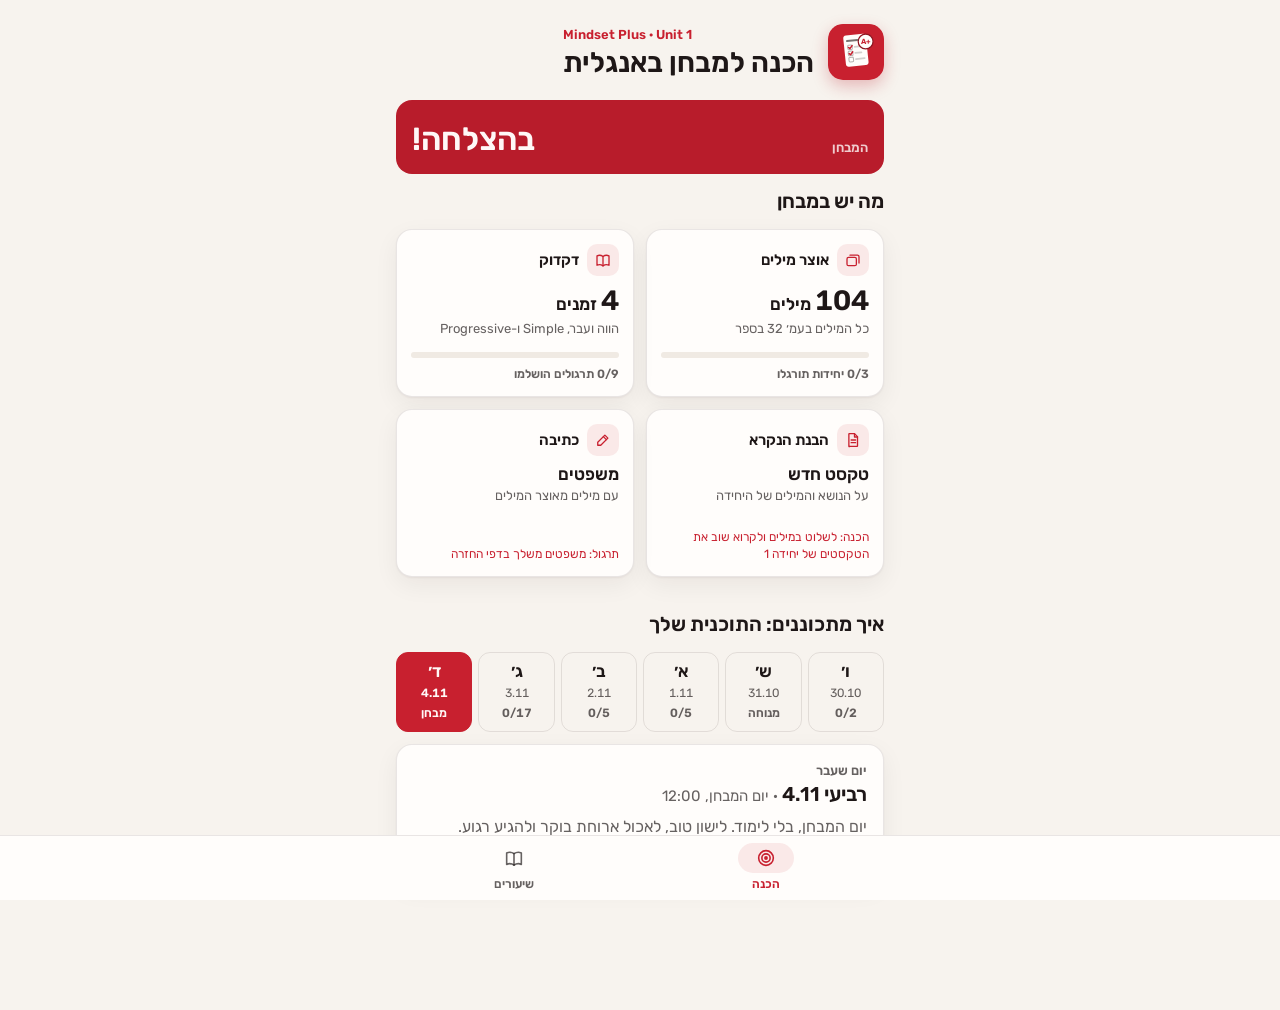
<file: index.html>
<!DOCTYPE html>
<html lang="he" dir="rtl">
<head>
<meta charset="UTF-8">
<meta name="viewport" content="width=device-width, initial-scale=1, viewport-fit=cover">
<title>הכנה למבחן באנגלית</title>
<link rel="manifest" href="manifest.json">
<link rel="icon" href="icons/icon-192.png">
<link rel="apple-touch-icon" href="icons/icon-192.png">
<meta name="color-scheme" content="light dark">
<meta name="theme-color" media="(prefers-color-scheme: light)" content="#F7F3EE">
<meta name="theme-color" media="(prefers-color-scheme: dark)" content="#131012">
<meta name="apple-mobile-web-app-capable" content="yes">
<meta name="apple-mobile-web-app-status-bar-style" content="default">
<meta name="apple-mobile-web-app-title" content="מבחן באנגלית">
<link rel="preconnect" href="https://fonts.googleapis.com">
<link rel="preconnect" href="https://fonts.gstatic.com" crossorigin>
<link rel="stylesheet" href="https://fonts.googleapis.com/css2?family=Rubik:wght@400;600&display=swap">
<link rel="stylesheet" href="css/style.css">
</head>
<body>
<main class="wrap" id="app"></main>
<nav class="tabbar" id="tabbar" aria-label="ניווט ראשי"></nav>

<script src="js/icons.js"></script>
<script src="js/data.js"></script>
<script src="js/storage.js"></script>
<script src="js/countdown.js"></script>
<script src="js/flame-badge.js"></script>
<script src="js/plan.js"></script>
<script src="js/exam.js"></script>
<script src="js/app.js"></script>
<script>
  if ('serviceWorker' in navigator) {
    window.addEventListener('load', () => {
      navigator.serviceWorker.register('service-worker.js').then((reg) => {
        reg.update();
        document.addEventListener('visibilitychange', () => {
          if (document.visibilityState === 'visible') reg.update();
        });
      }).catch(() => {});
    });
    // כשגרסת service worker חדשה משתלטת, טוענים את הדף מחדש פעם אחת אוטומטית
    // כדי שתמיד יעבדו על הגרסה העדכנית בלי לסגור ולפתוח את האפליקציה ידנית.
    let reloadedForNewVersion = false;
    navigator.serviceWorker.addEventListener('controllerchange', () => {
      if (reloadedForNewVersion) return;
      reloadedForNewVersion = true;
      window.location.reload();
    });
  }
</script>
</body>
</html>
</file>
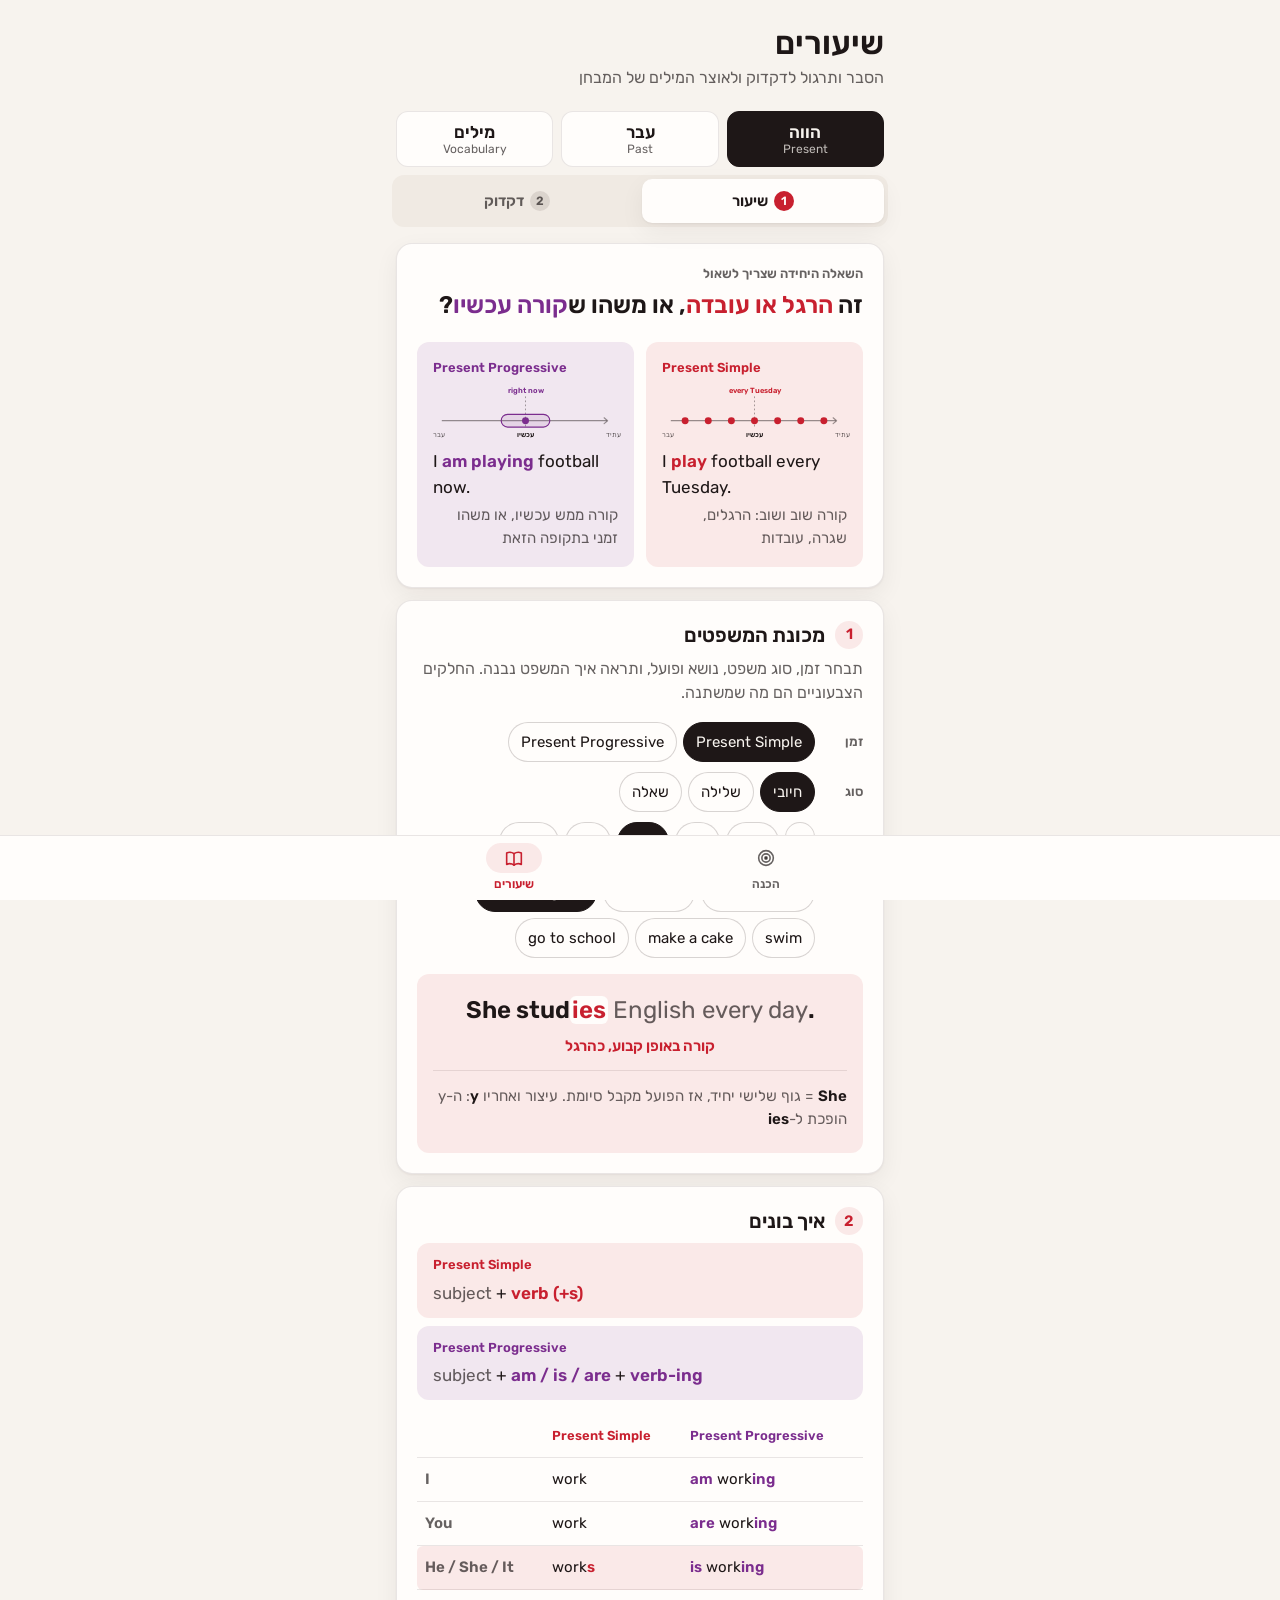
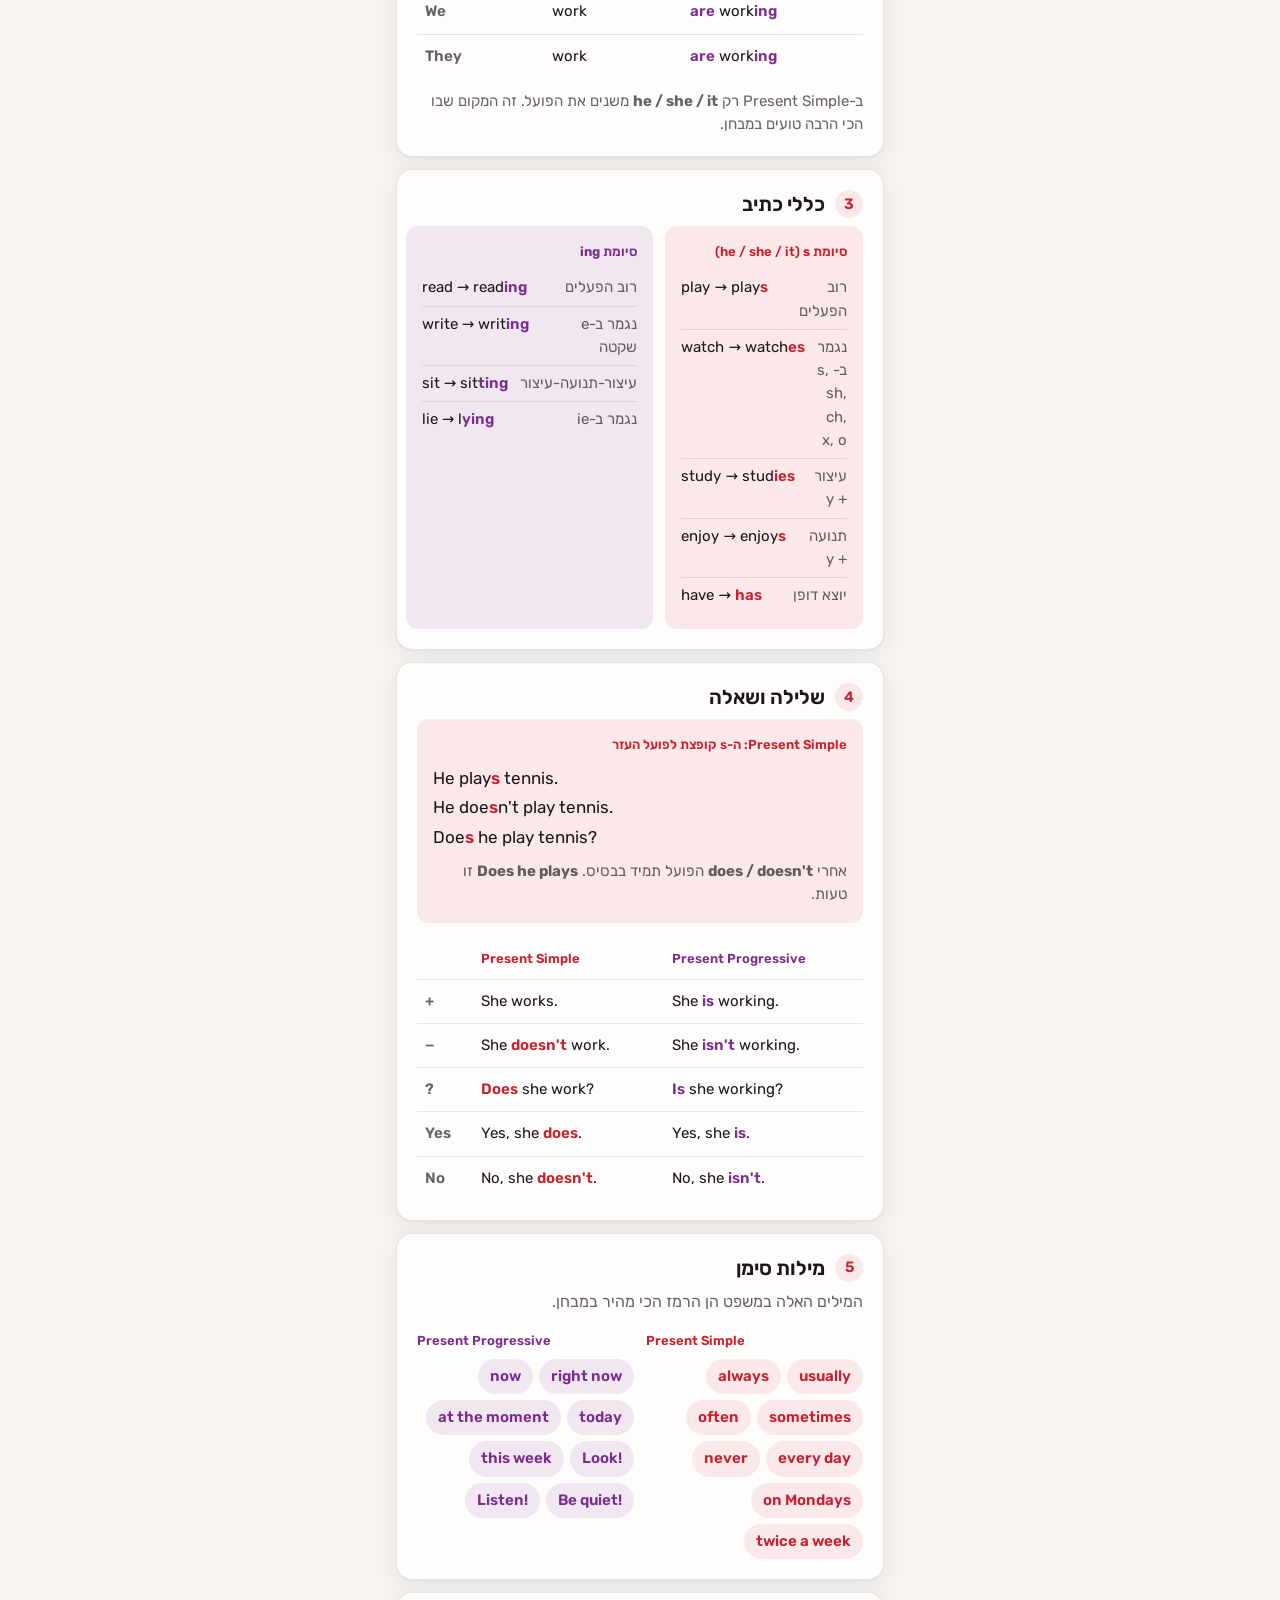
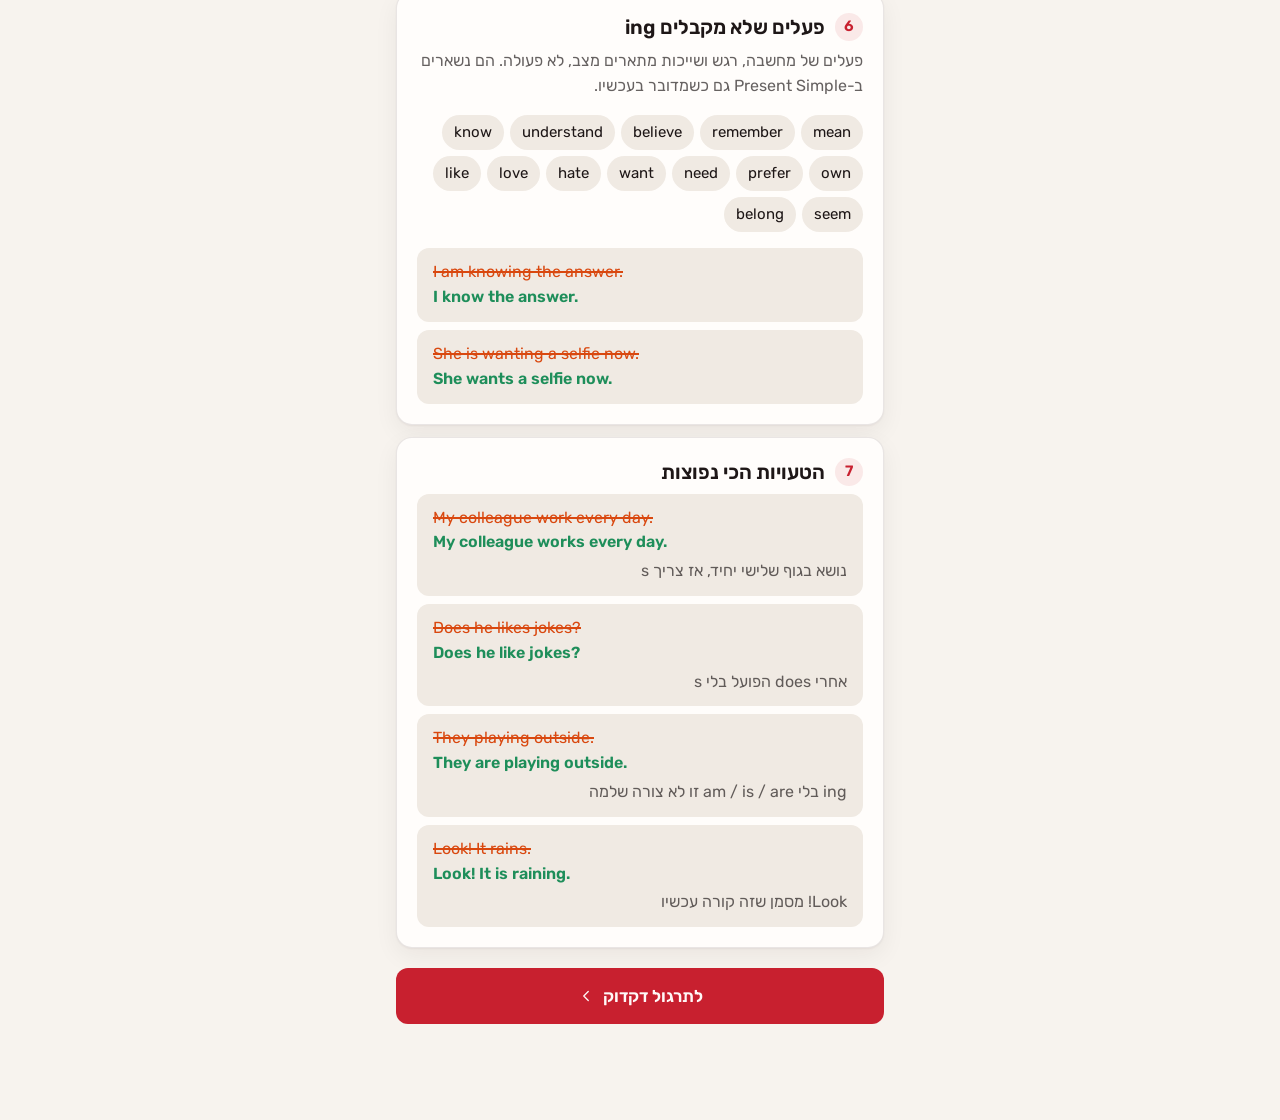
<file: lesson.html>
<!DOCTYPE html>
<html lang="he" dir="rtl">
<head>
<meta charset="UTF-8">
<meta name="viewport" content="width=device-width, initial-scale=1, viewport-fit=cover">
<title>שיעורים - הכנה למבחן באנגלית</title>
<link rel="manifest" href="manifest.json">
<link rel="icon" href="icons/icon-192.png">
<link rel="apple-touch-icon" href="icons/icon-192.png">
<meta name="color-scheme" content="light dark">
<meta name="theme-color" media="(prefers-color-scheme: light)" content="#F7F3EE">
<meta name="theme-color" media="(prefers-color-scheme: dark)" content="#131012">
<link rel="preconnect" href="https://fonts.googleapis.com">
<link rel="preconnect" href="https://fonts.gstatic.com" crossorigin>
<link rel="stylesheet" href="https://fonts.googleapis.com/css2?family=Rubik:wght@400;600&display=swap">
<link rel="stylesheet" href="css/style.css">
<link rel="stylesheet" href="css/lesson.css">
</head>
<body>
<main class="wrap lesson">
  <header class="page-head">
    <h1>שיעורים</h1>
    <p class="lede">הסבר ותרגול לדקדוק ולאוצר המילים של המבחן</p>
  </header>
  <div id="nav"></div>
  <div id="panel"></div>
</main>
<nav class="tabbar" id="tabbar" aria-label="ניווט ראשי"></nav>
<script src="js/icons.js"></script>
<script src="js/data.js"></script>
<script src="js/storage.js"></script>
<script src="js/flame-badge.js"></script>
<script>document.getElementById('tabbar').innerHTML = renderTabbar('lessons');</script>
<script src="js/lesson.js"></script>
</body>
</html>
</file>
<file: css/style.css>
/* ===== Tokens ===== */
/* English red on cream paper. Red = the brand ("red pen"); orange = wrong / not yet; green = right. */
:root{
  --bg:            #F7F3EE;
  --surface:       #FFFDFB;
  --sunken:        #F0EAE3;
  --border:        rgba(40,24,24,0.10);
  --border-strong: rgba(40,24,24,0.18);
  --text-1:        #1E1717;
  --text-2:        rgba(30,23,23,0.68);
  --text-3:        rgba(30,23,23,0.45);

  --accent:        #C8202F;
  --accent-soft:   rgba(200,32,47,0.09);
  --on-accent:     #FFF8F7;
  --hero-bg:       #B81C2B;
  --hero-fg:       #FFF8F7;

  --good:          #1E8E5A;
  --good-soft:     rgba(30,142,90,0.12);
  --bad:           #D9480F;
  --bad-soft:      rgba(217,72,15,0.10);

  --card:          #FFFDFB;
  --card-back:     #FDF6F1;
  --card-rule:     rgba(30,23,23,0.08);
  --card-margin:   rgba(200,32,47,0.55);

  --elev: 0 1px 2px rgba(40,24,24,0.05), 0 8px 24px rgba(40,24,24,0.06);

  --r-sm: 12px;
  --r-md: 16px;
  --r-pill: 999px;

  --ease-out: cubic-bezier(0.23, 1, 0.32, 1);
  --font: 'Rubik', system-ui, -apple-system, 'Segoe UI', sans-serif;
}

@media (prefers-color-scheme: dark){
  :root{
    --bg:            #131012;
    --surface:       #1C1719;
    --sunken:        #171315;
    --border:        rgba(255,255,255,0.09);
    --border-strong: rgba(255,255,255,0.16);
    --text-1:        #F4EEEE;
    --text-2:        rgba(244,238,238,0.68);
    --text-3:        rgba(244,238,238,0.44);

    --accent:        #FF7B7B;
    --accent-soft:   rgba(255,123,123,0.14);
    --on-accent:     #1A0E10;
    --hero-bg:       #7E1A24;
    --hero-fg:       #F8EDEE;

    --good:          #4CC38A;
    --good-soft:     rgba(76,195,138,0.14);
    --bad:           #FF9A5C;
    --bad-soft:      rgba(255,154,92,0.14);

    --card:          #201A1C;
    --card-back:     #261E21;
    --card-rule:     rgba(255,255,255,0.06);
    --card-margin:   rgba(255,123,123,0.45);

    --elev: none;
  }
}

/* ===== Base ===== */
*{box-sizing:border-box;}
html{
  -webkit-tap-highlight-color:transparent;
  -webkit-text-size-adjust:100%;
  overscroll-behavior:none;
}
body{
  margin:0;
  background:var(--bg);
  color:var(--text-1);
  font-family:var(--font);
  font-size:16px;
  line-height:1.55;
  min-height:100dvh;
}
h1,h2,h3,p{margin:0;}
button{
  font:inherit;color:inherit;background:none;border:0;padding:0;margin:0;
  text-align:inherit;cursor:pointer;
  touch-action:manipulation;
  user-select:none;-webkit-user-select:none;
}
button:disabled{cursor:default;}
button:focus-visible{outline:2px solid var(--accent);outline-offset:2px;}
bdi{unicode-bidi:isolate;}
.icon{width:20px;height:20px;flex:none;}

.wrap{
  max-width:520px;margin:0 auto;
  padding:calc(env(safe-area-inset-top, 0px) + 24px) 16px calc(env(safe-area-inset-bottom, 0px) + 40px);
}

.pressable{transition:transform 140ms var(--ease-out), opacity 140ms var(--ease-out);}
.pressable:active:not(:disabled){transform:scale(0.97);}

/* ===== Shared ===== */
.lede{color:var(--text-2);font-size:16px;}
.chip{
  flex:none;display:inline-flex;align-items:center;gap:4px;
  font-size:13px;font-weight:600;line-height:1;
  padding:6px 10px;border-radius:var(--r-pill);
  background:var(--sunken);color:var(--text-2);
}
.chip-accent{background:var(--accent);color:var(--on-accent);}
.meter{display:block;height:6px;border-radius:var(--r-pill);background:var(--sunken);overflow:hidden;}
.meter > span{display:block;height:100%;border-radius:inherit;background:var(--accent);}

/* ===== Home ===== */
.page-head{margin-bottom:20px;}
.page-head h1{font-size:32px;font-weight:600;line-height:1.2;margin-bottom:4px;}
.eyebrow{display:block;font-size:13px;font-weight:600;color:var(--accent);margin-bottom:2px;}

/* Brand header */
.brand{display:flex;align-items:center;gap:14px;margin-bottom:20px;}
.brand-mark{flex:none;width:56px;height:56px;display:block;}
.brand-mark svg{display:block;width:100%;height:100%;border-radius:15px;box-shadow:0 6px 16px rgba(184,28,43,0.28);}
.brand-text{min-width:0;}
.brand h1{font-size:28px;font-weight:600;line-height:1.15;}

/* Resume */
.resume{
  display:flex;align-items:center;gap:12px;width:100%;margin-bottom:12px;
  padding:12px 16px;border-radius:var(--r-md);
  background:var(--accent-soft);color:var(--text-1);
}
.resume-icon{flex:none;width:40px;height:40px;border-radius:50%;display:flex;align-items:center;justify-content:center;background:var(--accent);color:var(--on-accent);}
.resume-icon .icon{width:18px;height:18px;fill:currentColor;stroke:none;}
.resume-label{font-size:13px;font-weight:600;color:var(--accent);}
.resume .chip{background:var(--surface);}

/* What's on the exam */
.exam-map{display:grid;grid-template-columns:1fr 1fr;gap:12px;margin-bottom:32px;}
.map-tile{
  display:flex;flex-direction:column;gap:2px;min-height:168px;padding:14px;
  border-radius:var(--r-md);background:var(--surface);border:1px solid var(--border);box-shadow:var(--elev);
  color:var(--text-1);text-decoration:none;text-align:start;
}
.map-top{display:flex;align-items:center;gap:8px;margin-bottom:6px;}
.map-icon{flex:none;width:32px;height:32px;border-radius:10px;display:flex;align-items:center;justify-content:center;background:var(--accent-soft);color:var(--accent);}
.map-icon .icon{width:18px;height:18px;}
.map-name{font-size:15px;font-weight:600;}
.map-stat{font-size:17px;font-weight:600;line-height:1.2;}
.map-int{font-size:28px;font-variant-numeric:tabular-nums;}
.map-sub{font-size:13px;color:var(--text-2);line-height:1.4;}
.map-tile .meter{margin-top:auto;}
.map-progress{font-size:12px;font-weight:600;color:var(--text-2);margin-top:6px;line-height:1.4;}
.map-tip{margin-top:auto;padding-top:6px;color:var(--accent);font-weight:400;}

/* Bottom tab bar */
.tabbar{
  position:fixed;inset-inline:0;bottom:0;z-index:20;
  display:grid;grid-auto-flow:column;grid-auto-columns:1fr;
  padding:6px max(8px, calc(50% - 252px)) calc(env(safe-area-inset-bottom, 0px) + 6px);
  background:var(--surface);border-top:1px solid var(--border);
}
.tb-item{
  display:flex;flex-direction:column;align-items:center;justify-content:center;gap:2px;min-height:52px;
  font-size:12px;font-weight:600;color:var(--text-2);text-decoration:none;
  user-select:none;-webkit-user-select:none;touch-action:manipulation;
}
.tb-icon{display:flex;align-items:center;justify-content:center;width:56px;height:30px;border-radius:var(--r-pill);transition:background-color 150ms var(--ease-out);}
.tb-icon .icon{width:22px;height:22px;}
.tb-item.on{color:var(--accent);}
.tb-item.on .tb-icon{background:var(--accent-soft);}
.tb-item:focus-visible{outline:2px solid var(--accent);outline-offset:-2px;border-radius:var(--r-sm);}
body:not([data-screen="practice"]) .wrap{padding-bottom:calc(env(safe-area-inset-bottom, 0px) + 96px);}
body[data-screen="practice"] .tabbar{display:none;}

.home-rows{display:flex;flex-direction:column;gap:12px;margin-bottom:32px;}
a.exam-row, a.task-open, a.unit{color:inherit;text-decoration:none;}
a.task-open{display:inline-flex;align-items:center;color:var(--accent);}
.exam-row{
  display:flex;align-items:center;gap:16px;width:100%;
  padding:16px;border-radius:var(--r-md);
  background:var(--surface);border:1px solid var(--border);box-shadow:var(--elev);
}
.exam-icon{
  flex:none;width:44px;height:44px;border-radius:var(--r-sm);
  display:flex;align-items:center;justify-content:center;
  background:var(--accent);color:var(--on-accent);
}
.exam-icon .icon{width:22px;height:22px;}
.exam-icon-soft{background:var(--accent-soft);color:var(--accent);}
.exam-row .meter{margin-top:6px;}
.row-go{flex:none;display:flex;color:var(--text-3);}
.tile{
  position:relative;display:flex;flex-direction:column;gap:4px;
  min-height:156px;padding:16px;border-radius:var(--r-md);
}
.tile-label{font-size:13px;font-weight:600;opacity:0.8;}
.tile-hero{background:var(--hero-bg);color:var(--hero-fg);}
.hero-num{display:flex;align-items:baseline;gap:6px;margin-top:4px;}
.hero-int{font-size:56px;font-weight:600;line-height:1;font-variant-numeric:tabular-nums;}
.hero-unit{font-size:24px;font-weight:600;opacity:0.7;}
.hero-clock{font-size:16px;font-variant-numeric:tabular-nums;opacity:0.8;align-self:flex-start;}
.tile-foot{margin-top:auto;font-size:13px;opacity:0.72;}
.hero-done{font-size:32px;font-weight:600;line-height:1.2;margin-top:auto;}

.hero-wide{
  flex-direction:row;align-items:flex-end;justify-content:space-between;gap:12px;
  min-height:0;margin-bottom:12px;
}
.hero-main, .hero-side{display:flex;flex-direction:column;gap:4px;}
.hero-side{align-items:flex-end;text-align:end;}
.hero-side .tile-foot{margin-top:0;}
.hero-wide .hero-done{margin-top:4px;}

.section-title{font-size:20px;font-weight:600;margin-bottom:12px;}
.unit-list{display:flex;flex-direction:column;gap:12px;}
.unit{
  display:flex;align-items:center;gap:16px;width:100%;
  padding:16px;border-radius:var(--r-md);
  background:var(--surface);border:1px solid var(--border);box-shadow:var(--elev);
}
.unit-body{flex:1;min-width:0;display:flex;flex-direction:column;gap:2px;}
.unit-name{font-size:17px;font-weight:600;line-height:1.3;}
.unit-meta{font-size:13px;color:var(--text-2);}
.unit .meter{margin-top:6px;}

/* flame badge (the design you chose: glow ring + small flame) */
.dot-wrap{position:relative;flex:none;display:block;}
.dot{
  width:44px;height:44px;border-radius:50%;
  display:flex;align-items:center;justify-content:center;
  background:var(--accent-soft);color:var(--accent);
  font-size:15px;font-weight:600;line-height:1;
}
.dot-long{font-size:12px;}
.unit[data-id="hard"] .dot{background:var(--bad-soft);color:var(--bad);font-size:20px;}
.dot-ring{
  position:absolute;inset:-4px;border-radius:50%;border-style:solid;
  animation:ring-pulse 1.6s ease-in-out infinite;
}
.dot-flame{
  position:absolute;bottom:-3px;inset-inline-end:-3px;
  border-radius:50%;background:var(--surface);
  box-shadow:0 1px 4px rgba(0,0,0,0.18);
  display:flex;align-items:center;justify-content:center;
}
.flame-icon{flex:none;animation:flame-flicker 1s ease-in-out infinite;}
@keyframes ring-pulse{
  0%,100%{box-shadow:0 0 0 0 rgba(var(--ring-glow-rgb),0.45);}
  50%{box-shadow:0 0 0 6px rgba(var(--ring-glow-rgb),0);}
}
@keyframes flame-flicker{
  0%,100%{transform:scale(1) rotate(0deg);}
  25%{transform:scale(1.06) rotate(-3deg);}
  50%{transform:scale(1.1) rotate(0deg);}
  75%{transform:scale(1.06) rotate(3deg);}
}

/* ===== Top bar ===== */
.topbar{display:flex;align-items:center;gap:12px;min-height:44px;margin-bottom:20px;}
.back-btn{
  flex:none;display:inline-flex;align-items:center;gap:4px;
  min-height:44px;padding-inline:8px 14px;border-radius:var(--r-sm);
  background:var(--surface);border:1px solid var(--border);
  color:var(--accent);font-size:15px;font-weight:600;
}
.topbar-title{
  flex:1;min-width:0;font-size:17px;font-weight:600;
  white-space:nowrap;overflow:hidden;text-overflow:ellipsis;text-align:end;
}

/* ===== Practice ===== */
.wrap[data-screen="practice"]{min-height:100dvh;display:flex;flex-direction:column;}
.wrap[data-screen="practice"] .index-card{flex:1;max-height:480px;}
.wrap[data-screen="practice"] .answer-row{margin-top:auto;padding-top:16px;}
.round{margin-bottom:16px;}
.round-bar{display:flex;height:6px;border-radius:var(--r-pill);background:var(--sunken);overflow:hidden;margin-bottom:8px;}
.seg-good{background:var(--good);}
.seg-bad{background:var(--bad);}
.round-stats{display:flex;gap:16px;font-size:13px;color:var(--text-2);}
.stat b{font-size:17px;font-weight:600;font-variant-numeric:tabular-nums;margin-inline-end:2px;}
.stat-good b{color:var(--good);}
.stat-bad b{color:var(--bad);}
.stat-left{margin-inline-start:auto;}
.stat-left b{color:var(--text-1);}

.round-chip{
  font-size:13px;font-weight:600;color:var(--accent);
  background:var(--accent-soft);border-radius:var(--r-sm);
  padding:8px 12px;margin-bottom:12px;
}

/* The signature: a ruled index card */
.index-card{
  position:relative;display:flex;flex-direction:column;width:100%;
  min-height:280px;padding:0 20px 16px;
  border-radius:var(--r-md);border:1px solid var(--border);box-shadow:var(--elev);
  background-color:var(--card);
  background-image:repeating-linear-gradient(to bottom, transparent 0 31px, var(--card-rule) 31px 32px);
  background-size:100% calc(100% - 56px - 40px);
  background-position:0 56px;
  background-repeat:no-repeat;
  text-align:center;
}
.index-card::before{
  content:'';position:absolute;inset-inline:0;top:52px;height:2px;
  background:var(--card-margin);
}
.index-card.is-back{background-color:var(--card-back);}
.ic-head{
  display:flex;align-items:center;justify-content:space-between;
  height:52px;font-size:13px;font-weight:600;color:var(--text-2);
}
.ic-count{font-variant-numeric:tabular-nums;}
.ic-word{
  flex:1;display:flex;align-items:center;justify-content:center;flex-wrap:wrap;column-gap:8px;
  padding:24px 0;font-size:32px;font-weight:600;line-height:1.25;
  overflow-wrap:anywhere;
}
.ic-word-he{color:var(--accent);line-height:1.35;}
.ic-pos{font-size:17px;font-weight:400;color:var(--text-2);}
.ic-hint{min-height:20px;font-size:13px;color:var(--text-2);}

.index-card[data-anim="flip"]{animation:card-flip 180ms var(--ease-out);}
.index-card[data-anim="next"]{animation:card-next 220ms var(--ease-out);}
@keyframes card-flip{
  from{transform:scale(0.98);filter:blur(2px);opacity:0.6;}
  to{transform:none;filter:none;opacity:1;}
}
@keyframes card-next{
  from{transform:translateY(10px);opacity:0;}
  to{transform:none;opacity:1;}
}

.answer-row{display:flex;gap:12px;}
.btn{
  display:inline-flex;align-items:center;justify-content:center;gap:8px;
  min-height:56px;padding:0 16px;border-radius:var(--r-sm);
  font-size:17px;font-weight:600;line-height:1;
}
.answer-row .btn{flex:1;}
.btn-bad{background:var(--bad-soft);color:var(--bad);}
.btn-good{background:var(--good-soft);color:var(--good);}
.btn:disabled{opacity:0.4;}

.tool-row{display:flex;align-items:center;justify-content:space-between;gap:12px;margin-top:12px;}
.btn-quiet{
  display:inline-flex;align-items:center;gap:6px;
  min-height:44px;padding-inline:8px 12px;border-radius:var(--r-sm);
  color:var(--text-2);font-size:15px;font-weight:600;
}
.btn-quiet:disabled{opacity:0.4;}
.icon-btn{
  width:48px;height:48px;border-radius:var(--r-sm);
  display:inline-flex;align-items:center;justify-content:center;
  background:var(--surface);border:1px solid var(--border);color:var(--accent);
}
.icon-btn .icon{width:22px;height:22px;}

/* ===== Done ===== */
.done-screen{
  display:flex;flex-direction:column;align-items:center;text-align:center;
  padding:32px 20px 20px;border-radius:var(--r-md);
  background:var(--surface);border:1px solid var(--border);box-shadow:var(--elev);
}
.done-mark{
  width:64px;height:64px;border-radius:50%;margin-bottom:16px;
  display:flex;align-items:center;justify-content:center;
  background:var(--good-soft);color:var(--good);
  animation:done-pop 320ms var(--ease-out) both;
}
.done-mark .icon{width:32px;height:32px;stroke-width:2.25;}
.done-screen h2{font-size:24px;font-weight:600;line-height:1.25;margin-bottom:8px;}
.done-screen p{color:var(--text-2);margin-bottom:24px;}
.done-screen .btn{width:100%;margin-top:8px;}
.btn-primary{background:var(--accent);color:var(--on-accent);}
.btn-secondary{background:var(--accent-soft);color:var(--accent);}
@keyframes done-pop{
  from{transform:scale(0.9);opacity:0;}
  to{transform:none;opacity:1;}
}

/* ===== Study centre ===== */
.center{margin-bottom:32px;}
.day-strip{display:grid;grid-template-columns:repeat(6,1fr);gap:6px;margin-bottom:12px;}
.ds{
  display:flex;flex-direction:column;align-items:center;gap:2px;
  min-height:72px;padding:8px 2px;border-radius:var(--r-sm);
  background:var(--surface);border:1px solid var(--border);
  transition:background-color 150ms var(--ease-out), border-color 150ms var(--ease-out), transform 140ms var(--ease-out);
}
.ds:active{transform:scale(0.96);}
.ds-day{font-size:17px;font-weight:600;line-height:1.2;}
.ds-num{font-size:12px;color:var(--text-2);font-variant-numeric:tabular-nums;}
.ds-mark{margin-top:auto;font-size:12px;font-weight:600;color:var(--text-2);font-variant-numeric:tabular-nums;display:flex;}
.ds-done{color:var(--good);}
.ds-done .icon{width:16px;height:16px;stroke-width:2.5;}
.ds.past{background:transparent;}
.ds.today{border-color:var(--accent);}
.ds.today .ds-day{color:var(--accent);}
.ds.exam .ds-num{color:var(--accent);font-weight:600;}
.ds.on{background:var(--accent);border-color:var(--accent);}
.ds.on .ds-day, .ds.on .ds-num, .ds.on .ds-mark{color:var(--on-accent);}

.day-panel{
  padding:16px;border-radius:var(--r-md);
  background:var(--surface);border:1px solid var(--border);box-shadow:var(--elev);
}
.dp-label{display:block;font-size:13px;font-weight:600;color:var(--text-2);}
.day-panel.is-today .dp-label{color:var(--accent);}
.dp-head h2{font-size:20px;font-weight:600;line-height:1.3;}
.dp-sub{font-size:15px;font-weight:400;color:var(--text-2);}
.dp-progress{display:flex;align-items:center;gap:12px;margin:8px 0 4px;font-size:13px;font-weight:600;color:var(--text-2);white-space:nowrap;}
.dp-progress .meter{flex:1;}
.dp-group{font-size:13px;font-weight:600;color:var(--bad);margin-top:12px;}
.dp-group-own{color:var(--text-2);}
.dp-group + .tasks .task:first-child{border-top:0;}
.day-rest{color:var(--text-2);margin-top:8px;}
.task-body{flex:1;min-width:0;display:flex;flex-direction:column;gap:2px;}
.task-tag{align-self:flex-start;font-size:12px;font-weight:600;color:var(--bad);background:var(--bad-soft);padding:2px 8px;border-radius:var(--r-pill);}
.task.is-moved{opacity:0.6;}
.task.is-moved .task-tag{color:var(--text-2);background:var(--sunken);}

.tasks{list-style:none;margin:0;padding:0;}
.task{display:flex;align-items:center;gap:8px;border-top:1px solid var(--border);}
.task:first-child{border-top:0;}
.task-toggle{
  flex:1;min-width:0;display:flex;align-items:center;gap:12px;
  min-height:52px;padding:8px 0;text-align:start;
}
.check{
  flex:none;width:24px;height:24px;border-radius:50%;
  border:2px solid var(--border-strong);
  display:flex;align-items:center;justify-content:center;color:var(--on-accent);
}
.check .icon{width:14px;height:14px;stroke-width:2.5;opacity:0;}
.task.is-done .check{background:var(--good);border-color:var(--good);}
.task.is-done .check .icon{opacity:1;}
.task.pop .check{animation:check-pop 160ms var(--ease-out);}
@keyframes check-pop{
  from{transform:scale(0.85);}
  to{transform:none;}
}
.task-text{flex:1;line-height:1.45;}
.task-text bdi{white-space:nowrap;}
.task.is-done .task-text{color:var(--text-2);text-decoration:line-through;text-decoration-color:var(--border-strong);}
.task-open{
  flex:none;min-height:44px;padding:0 12px;border-radius:var(--r-sm);
  background:var(--accent-soft);color:var(--accent);font-size:13px;font-weight:600;
}

.task.is-optional:not(.is-done) .check{border-style:dashed;}
.task-where{
  flex:none;display:inline-flex;align-items:center;min-height:32px;padding:0 10px;border-radius:var(--r-sm);
  border:1px dashed var(--border-strong);color:var(--text-2);font-size:13px;font-weight:600;
}
.tips{margin:12px 0 0;padding:8px 12px;border-radius:var(--r-sm);background:var(--sunken);}
.tip{display:flex;justify-content:space-between;gap:12px;padding:4px 0;font-size:15px;}
.tip dt{color:var(--text-2);}
.tip dd{margin:0;font-weight:600;color:var(--accent);white-space:nowrap;}

/* ===== Screen enter (only when switching screens) ===== */
.screen-enter > *{animation:rise 260ms var(--ease-out) both;}
.screen-enter > *:nth-child(2){animation-delay:40ms;}
.screen-enter > *:nth-child(3){animation-delay:80ms;}
.screen-enter > *:nth-child(4){animation-delay:120ms;}
.screen-enter > *:nth-child(n+5){animation-delay:160ms;}
@keyframes rise{
  from{transform:translateY(8px);opacity:0;}
  to{transform:none;opacity:1;}
}

/* ===== Hover (mouse only) ===== */
@media (hover: hover) and (pointer: fine){
  .unit:hover, .exam-row:hover, .ds:not(.on):hover, a.map-tile:hover{border-color:var(--border-strong);}
  .tb-item:not(.on):hover{color:var(--text-1);}
  .back-btn:hover, .icon-btn:hover{border-color:var(--border-strong);}
  .btn-quiet:not(:disabled):hover{color:var(--text-1);}
}

@media (prefers-reduced-motion: reduce){
  .dot-ring, .flame-icon{animation:none;}
  .pressable:active:not(:disabled){transform:none;}
  .screen-enter > *, .index-card[data-anim], .done-mark, .task.pop .check{animation:fade 160ms ease both;}
  .ds:active{transform:none;}
  @keyframes fade{from{opacity:0;}to{opacity:1;}}
}
</file>
<file: css/lesson.css>
/* Lesson page. Builds on the tokens in style.css.
   Two tenses get two codes everywhere: Simple = red (the accent), Progressive = plum. */
:root{
  --simple:      var(--accent);
  --simple-soft: var(--accent-soft);
  --prog:        #7B2D8E;
  --prog-soft:   rgba(123,45,142,0.10);
  --r-xs: 6px;
}
@media (prefers-color-scheme: dark){
  :root{
    --prog:      #D49BE6;
    --prog-soft: rgba(212,155,230,0.14);
  }
}

a{color:inherit;text-decoration:none;}
a:focus-visible{outline:2px solid var(--accent);outline-offset:2px;}
.lesson .topbar{margin-bottom:12px;}

/* Topic switch */
.topic-switch{display:grid;grid-auto-flow:column;grid-auto-columns:1fr;gap:8px;margin-bottom:8px;}
.topic{
  display:flex;flex-direction:column;align-items:center;justify-content:center;gap:0;
  min-height:56px;border-radius:var(--r-sm);
  background:var(--surface);border:1px solid var(--border);
  font-size:17px;font-weight:600;line-height:1.2;
  transition:background-color 150ms var(--ease-out), border-color 150ms var(--ease-out), transform 140ms var(--ease-out);
  user-select:none;-webkit-user-select:none;touch-action:manipulation;
}
.topic:active{transform:scale(0.97);}
.topic-en{font-size:12px;font-weight:400;color:var(--text-2);}
.topic.on{background:var(--text-1);border-color:var(--text-1);color:var(--bg);}
.topic.on .topic-en{color:var(--bg);opacity:0.75;}

/* Tabs */
.tabs{
  position:sticky;top:0;z-index:5;
  display:grid;grid-template-columns:repeat(3,1fr);gap:4px;
  padding:4px;margin:0 -4px 16px;border-radius:var(--r-sm);
  background:var(--sunken);
}
.tab{
  display:flex;align-items:center;justify-content:center;gap:6px;
  min-height:44px;padding:0 8px;border-radius:10px;
  font-size:15px;font-weight:600;color:var(--text-2);text-align:center;
  transition:background-color 150ms var(--ease-out), color 150ms var(--ease-out);
  user-select:none;-webkit-user-select:none;touch-action:manipulation;
}
.tabs-2{grid-template-columns:repeat(2,1fr);}
.tab-num{
  flex:none;width:20px;height:20px;border-radius:50%;
  display:flex;align-items:center;justify-content:center;
  font-size:12px;background:var(--border);color:var(--text-2);
}
.tab.on{background:var(--surface);color:var(--text-1);box-shadow:var(--elev);}
.tab.on .tab-num{background:var(--accent);color:var(--on-accent);}

/* Lesson cards */
.ls-card{
  padding:20px;margin-bottom:12px;border-radius:var(--r-md);
  background:var(--surface);border:1px solid var(--border);box-shadow:var(--elev);
}
.ls-card h3{display:flex;align-items:center;gap:10px;font-size:20px;font-weight:600;line-height:1.3;margin-bottom:8px;}
.ls-num{
  flex:none;width:28px;height:28px;border-radius:50%;
  display:flex;align-items:center;justify-content:center;
  font-size:15px;background:var(--accent-soft);color:var(--accent);
}
.ls-text{color:var(--text-2);margin-bottom:16px;}
.ls-note{font-size:15px;color:var(--text-2);margin-top:12px;}
.ls-kicker{font-size:13px;font-weight:600;color:var(--text-2);margin-bottom:6px;}
.ls-hero h2{font-size:24px;font-weight:600;line-height:1.3;margin-bottom:20px;}
.c-simple{color:var(--simple);}
.c-prog{color:var(--prog);}
.en{font-size:17px;line-height:1.5;}
.en b{font-weight:600;}

.t-simple{--t:var(--simple);--t-soft:var(--simple-soft);}
.t-prog{--t:var(--prog);--t-soft:var(--prog-soft);}
.vs-name{display:block;font-size:13px;font-weight:600;color:var(--t, var(--text-2));margin-bottom:8px;}

/* Hero: two timelines */
.vs{display:grid;grid-template-columns:1fr;gap:12px;}
.vs-col{padding:16px;border-radius:var(--r-sm);background:var(--t-soft);}
.vs-col .en b{color:var(--t);}
.vs-he{font-size:15px;color:var(--text-2);margin-top:4px;}
.timeline{display:block;width:100%;height:auto;margin:4px 0 8px;overflow:visible;}
.tl-axis{stroke:var(--text-3);stroke-width:2;stroke-linecap:round;stroke-linejoin:round;}
.tl-now{stroke:var(--text-3);stroke-width:1.5;stroke-dasharray:3 4;}
.tl-label{font-family:var(--font);font-size:12px;fill:var(--text-2);}
.tl-label-now{font-weight:600;fill:var(--text-1);}
.tl-cap{font-family:var(--font);font-size:13px;font-weight:600;fill:var(--simple);direction:ltr;}
.tl-cap-prog{fill:var(--prog);}
.tl-dot{fill:var(--simple);}
.tl-band{fill:var(--prog-soft);stroke:var(--prog);stroke-width:2;}
.tl-band-dot{fill:var(--prog);}
.tl-in{font-family:var(--font);font-size:12px;font-weight:600;direction:ltr;}
.tl-in.tl-cap-prog{fill:var(--prog);}
.tl-tick{stroke:var(--prog);stroke-width:1.5;}
.tl-hit{stroke:var(--simple);stroke-width:2;stroke-dasharray:3 3;}

/* Sentence machine */
.sm-controls{display:flex;flex-direction:column;gap:10px;margin-bottom:16px;}
.sm-row{display:flex;align-items:flex-start;gap:12px;}
.sm-label{flex:none;width:36px;padding-top:10px;font-size:13px;font-weight:600;color:var(--text-2);}
.seg{display:flex;flex-wrap:wrap;gap:6px;flex:1;min-width:0;}
.seg-btn{
  min-height:40px;padding:0 12px;border-radius:var(--r-pill);
  border:1px solid var(--border-strong);background:var(--surface);
  font-size:15px;color:var(--text-1);
  transition:background-color 150ms var(--ease-out), border-color 150ms var(--ease-out), color 150ms var(--ease-out), transform 140ms var(--ease-out);
}
.seg-btn:active{transform:scale(0.97);}
.seg-btn.on{background:var(--text-1);border-color:var(--text-1);color:var(--bg);}
.sm-output{padding:20px 16px;border-radius:var(--r-sm);background:var(--t-soft);text-align:center;}
.sm-output.t-simple{--t:var(--simple);--t-soft:var(--simple-soft);}
.sm-output.t-prog{--t:var(--prog);--t-soft:var(--prog-soft);}
.sm-output.bump .sm-sentence{animation:sm-bump 200ms var(--ease-out);}
@keyframes sm-bump{from{opacity:0.4;transform:translateY(4px);}to{opacity:1;transform:none;}}
.sm-sentence{font-size:24px;font-weight:600;line-height:1.35;overflow-wrap:anywhere;}
.tk-aux{color:var(--t);}
.tk-suf{color:var(--t);background:var(--surface);border-radius:var(--r-xs);padding:0 2px;}
.tk-rest{color:var(--text-2);font-weight:400;}
.sm-meaning{font-size:15px;font-weight:600;color:var(--t);margin-top:8px;}
.sm-rules{list-style:none;margin:12px 0 0;padding:12px 0 0;border-top:1px solid var(--border);text-align:start;}
.sm-rules li{font-size:15px;color:var(--text-2);padding:2px 0;}
.sm-rules li b{color:var(--text-1);font-weight:600;}

/* Formula + tables */
.formula{display:flex;flex-direction:column;gap:8px;margin-bottom:16px;}
.formula-row{padding:12px 16px;border-radius:var(--r-sm);background:var(--t-soft);}
.formula-row .vs-name{margin-bottom:4px;}
.formula-row p{font-size:17px;}
.f-part{color:var(--text-2);}
.f-key{color:var(--t);font-weight:600;white-space:nowrap;}
.table-wrap{overflow-x:auto;margin:0 -4px;padding:0 4px;direction:ltr;}
.conj{width:100%;border-collapse:collapse;font-size:15px;}
.conj th, .conj td{padding:10px 8px;text-align:left;border-bottom:1px solid var(--border);white-space:nowrap;}
.conj thead th{font-size:13px;font-weight:600;white-space:normal;vertical-align:bottom;}
.conj tbody th{font-weight:600;color:var(--text-2);white-space:normal;}
.conj-forms td{white-space:normal;}
.conj tbody tr:last-child th, .conj tbody tr:last-child td{border-bottom:0;}
.row-third{background:var(--simple-soft);}
.row-were{background:var(--prog-soft);}
.row-third th:first-child{border-radius:var(--r-xs) 0 0 var(--r-xs);}
.row-third td:last-child{border-radius:0 var(--r-xs) var(--r-xs) 0;}
.hl-s{color:var(--simple);font-weight:600;}
.hl-p{color:var(--prog);font-weight:600;}

/* Spelling */
.spell-grid{display:grid;grid-template-columns:1fr;gap:12px;}
.spell{padding:16px;border-radius:var(--r-sm);background:var(--t-soft);}
.spell ul{list-style:none;margin:0;padding:0;}
.spell li{display:flex;justify-content:space-between;align-items:baseline;gap:12px;padding:6px 0;border-top:1px solid var(--border);font-size:15px;}
.spell li:first-child{border-top:0;}
.spell li span:first-child{color:var(--text-2);}
.spell li span:last-child{white-space:nowrap;}
.spell li b{color:var(--t);font-weight:600;}

/* The s jumps */
.jump{padding:16px;border-radius:var(--r-sm);background:var(--t-soft);margin-bottom:16px;}
.jump .en{padding:2px 0;}
.jump .ls-note{margin-top:8px;}

/* Signals + tags */
.signals{display:grid;grid-template-columns:1fr;gap:12px;}
.tags{display:flex;flex-wrap:wrap;gap:6px;justify-content:flex-end;}
.tags span{
  padding:6px 12px;border-radius:var(--r-pill);font-size:15px;
  background:var(--t-soft, var(--sunken));color:var(--t, var(--text-1));font-weight:600;
}
.tags-plain{margin-bottom:16px;}
.tags-plain span{background:var(--sunken);color:var(--text-1);font-weight:400;}

/* Past lesson extras */
.story{padding:16px;border-radius:var(--r-sm);background:var(--t-soft);margin-bottom:12px;}
.story b{font-weight:600;}
.warn{margin-top:12px;padding:16px;border-radius:var(--r-sm);border:1px solid var(--bad);background:var(--bad-soft);}
.warn-title{font-weight:600;color:var(--bad);margin-bottom:6px;}
.warn .en b{color:var(--text-1);}
.ls-gap{margin-top:16px;margin-bottom:12px;}
.irr{display:grid;grid-template-columns:repeat(auto-fill, minmax(96px, 1fr));gap:6px;}
.irr-item{display:flex;justify-content:space-between;gap:6px;padding:8px 10px;border-radius:var(--r-xs);background:var(--sunken);font-size:15px;}
.irr-base{color:var(--text-2);}
.irr-past{font-weight:600;color:var(--simple);}

/* Fixes */
.fix-list{display:flex;flex-direction:column;gap:8px;}
.fix{padding:12px 16px;border-radius:var(--r-sm);background:var(--sunken);}
.fix p{font-size:16px;}
.fix-bad{color:var(--bad);text-decoration:line-through;text-decoration-thickness:1.5px;}
.fix-good{color:var(--good);font-weight:600;}
.fix-why{font-size:13px;color:var(--text-2);margin-top:4px;}

.ls-next{width:100%;margin-top:8px;}
.ls-next .icon, .q-next .icon{width:18px;height:18px;}

/* ===== Quiz ===== */
.quiz-head{display:flex;align-items:center;justify-content:space-between;font-size:15px;color:var(--text-2);margin-bottom:8px;}
.quiz-score{display:inline-flex;align-items:center;gap:4px;font-weight:600;color:var(--good);}
.quiz-score .icon{width:16px;height:16px;stroke-width:2.5;}
.quiz-meter{margin-bottom:16px;}
.q-card{
  padding:20px;border-radius:var(--r-md);
  background:var(--surface);border:1px solid var(--border);box-shadow:var(--elev);
}
.q-type{font-size:13px;font-weight:600;color:var(--text-2);margin-bottom:12px;}
.q-sentence{font-size:20px;font-weight:600;line-height:1.5;margin-bottom:20px;overflow-wrap:anywhere;}
.q-verb{color:var(--accent);font-weight:400;}
.blank{
  display:inline-block;min-width:72px;height:1.1em;vertical-align:-0.15em;
  border-bottom:2px solid var(--accent);margin:0 2px;
}

.options{display:flex;flex-direction:column;gap:8px;}
.options-2{flex-direction:row;}
.options-2 .opt{flex:1;justify-content:center;}
.opt{
  display:flex;align-items:center;gap:8px;
  min-height:52px;padding:0 16px;border-radius:var(--r-sm);
  border:1px solid var(--border-strong);background:var(--surface);
  font-size:17px;font-weight:600;text-align:left;
  transition:background-color 150ms var(--ease-out), border-color 150ms var(--ease-out), color 150ms var(--ease-out), transform 140ms var(--ease-out);
}
.opt .icon{width:18px;height:18px;}
.opt:disabled{cursor:default;}
.opt:disabled:not(.is-right):not(.is-wrong){opacity:0.5;}
.opt.is-right{background:var(--good-soft);border-color:var(--good);color:var(--good);}
.opt.is-wrong{background:var(--bad-soft);border-color:var(--bad);color:var(--bad);}

.type-row{display:flex;gap:8px;}
.type-input{
  flex:1;min-width:0;min-height:52px;padding:0 14px;border-radius:var(--r-sm);
  border:1px solid var(--border-strong);background:var(--bg);color:var(--text-1);
  font:inherit;font-size:17px;
}
.type-input:focus{outline:2px solid var(--accent);outline-offset:1px;border-color:transparent;}
.type-input.is-right{border-color:var(--good);background:var(--good-soft);color:var(--good);}
.type-input.is-wrong{border-color:var(--bad);background:var(--bad-soft);color:var(--bad);text-decoration:line-through;}
.type-row .btn{min-height:52px;}

.feedback{
  margin-top:16px;padding:14px 16px;border-radius:var(--r-sm);
  animation:fb-in 220ms var(--ease-out);
}
@keyframes fb-in{from{opacity:0;transform:translateY(6px);}to{opacity:1;transform:none;}}
.fb-good{background:var(--good-soft);}
.fb-bad{background:var(--bad-soft);}
.fb-title{display:flex;align-items:center;gap:6px;font-weight:600;margin-bottom:6px;}
.fb-good .fb-title{color:var(--good);}
.fb-bad .fb-title{color:var(--bad);}
.fb-title .icon{width:18px;height:18px;stroke-width:2.5;}
.fb-full{font-size:17px;line-height:1.5;}
.fb-full mark{background:none;color:var(--good);font-weight:600;}
.fb-why{font-size:15px;color:var(--text-2);margin-top:4px;}
.q-next{width:100%;margin-top:12px;}

/* Word order */
.order-line{
  display:flex;flex-wrap:wrap;gap:6px;min-height:60px;padding:8px;margin-bottom:12px;
  border-radius:var(--r-sm);border:1px dashed var(--border-strong);background:var(--bg);align-items:center;
}
.order-line.is-right{border-style:solid;border-color:var(--good);background:var(--good-soft);}
.order-line.is-wrong{border-style:solid;border-color:var(--bad);background:var(--bad-soft);}
.order-ph{font-size:15px;color:var(--text-2);direction:rtl;width:100%;text-align:center;}
.order-pool{display:flex;flex-wrap:wrap;gap:6px;margin-bottom:16px;}
.chip-w{
  min-height:44px;padding:0 14px;border-radius:var(--r-pill);
  border:1px solid var(--border-strong);background:var(--surface);
  font-size:17px;font-weight:600;
}
.chip-in{background:var(--accent-soft);border-color:transparent;color:var(--accent);}
.order-line.is-right .chip-in{background:transparent;color:var(--good);}
.order-line.is-wrong .chip-in{background:transparent;color:var(--bad);}
.chip-ghost{display:inline-flex;align-items:center;border-style:dashed;color:transparent;background:transparent;}
.order-check{width:100%;}
.order-yours{font-size:15px;color:var(--bad);text-decoration:line-through;margin-top:4px;}

/* Multi-field */
.multi{display:flex;flex-direction:column;gap:12px;}
.field{display:flex;flex-direction:column;gap:4px;}
.field-label{font-size:13px;font-weight:600;color:var(--text-2);}
.multi .btn{width:100%;}

/* Free writing */
.fb-neutral{background:var(--sunken);}
.fb-sub{font-size:13px;font-weight:600;color:var(--text-2);margin-top:6px;}
.fb-sub:first-child{margin-top:0;}
.fb-neutral .fb-full mark{color:var(--accent);}
.self-q{font-weight:600;margin:16px 0 8px;}

/* Review list */
.page-title{font-size:17px;font-weight:600;margin:16px 0 8px;}
.set-list{display:flex;flex-direction:column;gap:8px;}
.set-row{
  display:flex;align-items:center;gap:12px;min-height:60px;padding:12px 16px;border-radius:var(--r-md);
  background:var(--surface);border:1px solid var(--border);box-shadow:var(--elev);
}
.set-ex{flex:none;font-size:13px;font-weight:600;color:var(--accent);}
.set-title{flex:1;min-width:0;font-weight:600;}
.chip-good{background:var(--good-soft);color:var(--good);}
.set-back{display:inline-flex;align-items:center;gap:4px;min-height:44px;font-size:15px;font-weight:600;color:var(--accent);}
.set-head{font-size:20px;font-weight:600;line-height:1.3;margin-bottom:12px;}

/* Results */
.result{
  display:flex;flex-direction:column;align-items:center;text-align:center;
  padding:28px 20px 20px;border-radius:var(--r-md);
  background:var(--surface);border:1px solid var(--border);box-shadow:var(--elev);
  margin-bottom:24px;
}
.result .tile-label{color:var(--text-2);}
.result-score{display:flex;align-items:baseline;gap:2px;margin:8px 0;direction:ltr;}
.result-int{font-size:56px;font-weight:600;line-height:1;font-variant-numeric:tabular-nums;}
.result-of{font-size:24px;font-weight:600;color:var(--text-2);}
.result-msg{color:var(--text-2);margin-bottom:20px;}
.result .btn{width:100%;margin-top:8px;}
.mist-title{font-size:17px;font-weight:600;margin-bottom:8px;}
.mistakes{display:flex;flex-direction:column;gap:8px;}
.mistake{padding:12px 16px;border-radius:var(--r-sm);background:var(--surface);border:1px solid var(--border);}

@media (min-width: 560px){
  .vs, .spell-grid, .signals{grid-template-columns:1fr 1fr;}
}
@media (hover: hover) and (pointer: fine){
  .opt:not(:disabled):hover, .seg-btn:not(.on):hover{border-color:var(--text-3);}
  .tab:not(.on):hover{color:var(--text-1);}
  .set-row:hover, .topic:not(.on):hover, .chip-w:not(:disabled):not(.chip-in):hover{border-color:var(--text-3);}
}
@media (prefers-reduced-motion: reduce){
  .feedback, .sm-output.bump .sm-sentence{animation:fade 160ms ease both;}
  .seg-btn:active, .topic:active{transform:none;}
}
</file>
